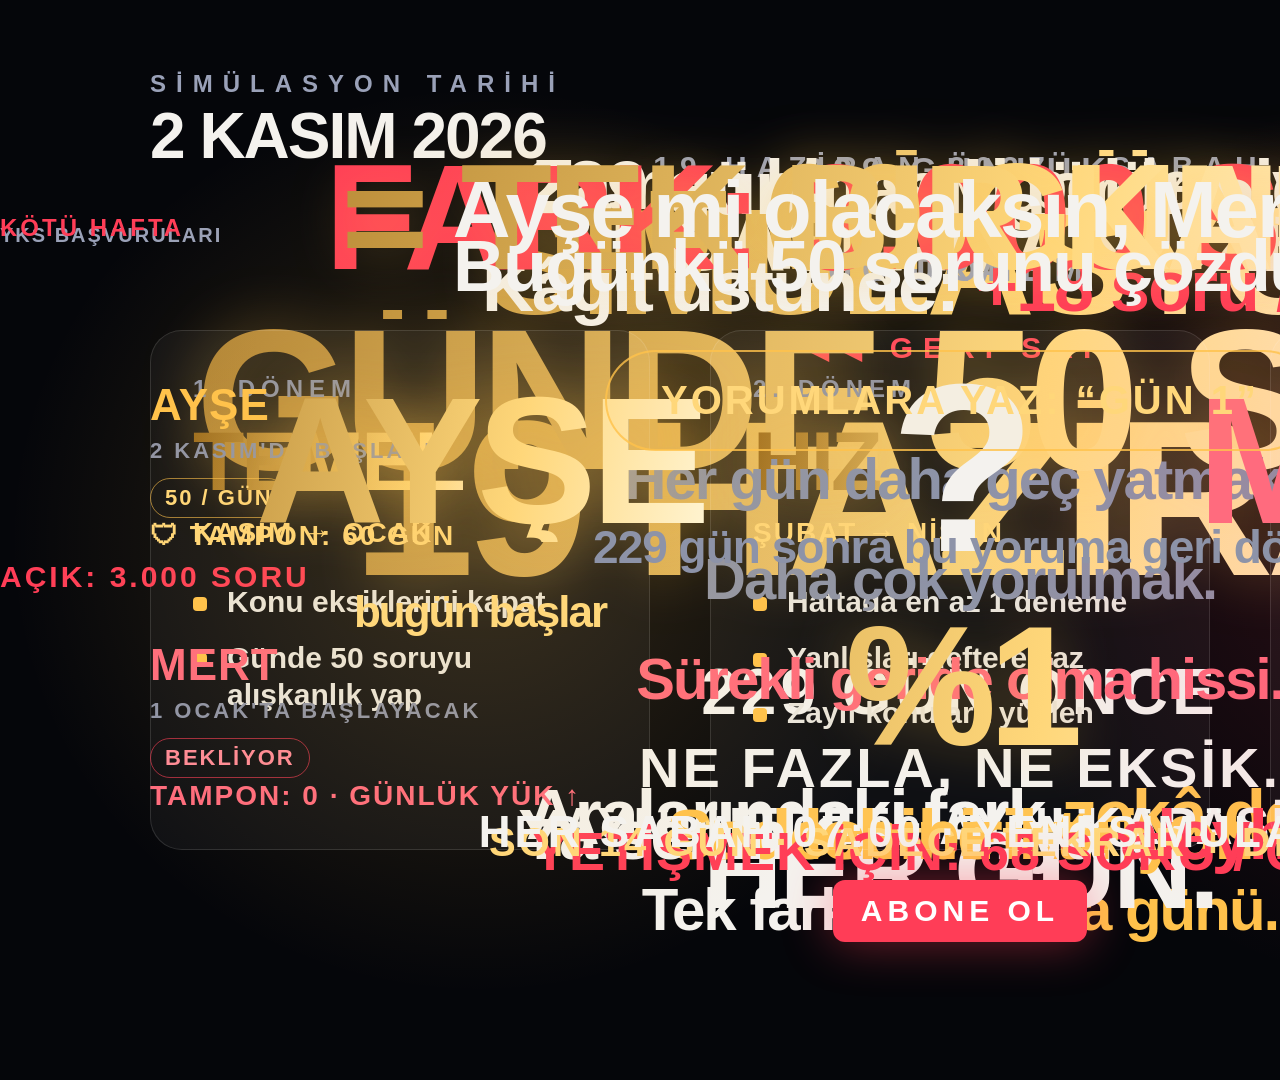
<file: templates/long_yks229/index.html>
<!doctype html><html><head><meta charset="utf-8">
<link rel="stylesheet" href="../../engine/base.css">
<style>
html,body{width:1920px;height:1080px}
#cam,#screen{width:1920px;height:1080px}
.abs{width:1920px}
.lane-name{position:absolute;left:150px;font-weight:800;font-size:44px;letter-spacing:1px}
.lane-sub{position:absolute;left:150px;font-weight:600;font-size:22px;letter-spacing:3px;color:#8d93a8}
.cnt{position:absolute;right:150px;width:360px;text-align:right;font-weight:900;font-size:92px;letter-spacing:-3px;line-height:1}
.rate{position:absolute;left:150px;font-weight:700;font-size:22px;letter-spacing:2px;padding:6px 14px;border-radius:30px;border:1.5px solid}
#subs{position:absolute;left:260px;width:1400px;top:968px;text-align:center;font-weight:600;font-size:38px;line-height:1.25;color:#f4f2ee;
  text-shadow:0 2px 18px rgba(0,0,0,.9),0 0 4px rgba(0,0,0,.9)}
#subs b{color:#ffd77a;font-weight:800}
.card{position:absolute;top:330px;width:500px;height:520px;border-radius:32px;padding:44px 42px;background:rgba(255,255,255,.045);border:1.5px solid rgba(255,255,255,.12)}
.card .no{font-weight:700;font-size:24px;letter-spacing:6px;color:#8d93a8}
.card .ttl{margin-top:16px;font-weight:900;font-size:84px;letter-spacing:-3px;line-height:1}
.card .when{margin-top:14px;font-weight:700;font-size:28px;letter-spacing:2px;color:#ffd77a}
.card ul{margin-top:34px;list-style:none;display:flex;flex-direction:column;gap:18px}
.card li{font-weight:600;font-size:30px;line-height:1.25;color:#e9e6df;padding-left:34px;position:relative}
.card li:before{content:"";position:absolute;left:0;top:14px;width:14px;height:14px;border-radius:4px;background:#ffc24b}
.half{position:absolute;top:0;width:960px;height:1080px}
.pill2{display:inline-block;font-weight:800;font-size:40px;letter-spacing:3px;padding:26px 54px;border-radius:90px;border:2.5px solid rgba(255,194,75,.8);color:#ffd77a;background:rgba(255,194,75,.08)}
</style></head><body>
<div id="cam">
  <!-- P0 soğuk açılış -->
  <div class="abs kick" id="o0" style="top:150px;font-size:30px">19 HAZİRAN 2027 · SABAH</div>
  <div class="abs h2" id="o1" style="top:200px;font-size:84px">TYT BAŞLAMAK ÜZERE</div>
  <div class="abs mask h2" id="o2" style="top:780px;font-size:70px"><span>Aralarındaki fark <span class="goldc">zekâ değil.</span></span></div>
  <div class="abs kick" id="o3" style="top:330px;font-size:30px;color:#ff3d57">◀◀ GERİ SAR</div>
  <div class="abs h1 gold" id="o4" style="top:400px;font-size:220px;letter-spacing:-8px">19 HAZİRAN</div>
  <div class="abs h2" id="o5" style="top:660px;font-size:64px;letter-spacing:4px">229 GÜN ÖNCE</div>
  <!-- P1 giriş -->
  <div class="abs kick" id="i0" style="top:150px">229 GÜNLÜK</div>
  <div class="abs h1 gold" id="i1" style="top:195px;font-size:150px;letter-spacing:-5px">SİMÜLASYON</div>
  <div class="abs h2" id="i4" style="top:800px;font-size:52px;letter-spacing:2px">AYNI HEDEF · AYNI KAPASİTE</div>
  <div class="abs h2" id="i5" style="top:880px;font-size:60px">Tek fark: <span class="goldc">başlama günü.</span></div>
  <!-- P2 kural -->
  <div class="abs kick" id="r0" style="top:250px">KURAL</div>
  <div class="abs h1 gold" id="r1" style="top:310px;font-size:200px;letter-spacing:-8px">GÜNDE 50 SORU</div>
  <div class="abs h2" id="r2" style="top:740px;font-size:56px;letter-spacing:3px">NE FAZLA, NE EKSİK.</div>
  <div class="abs h1" id="r3" style="top:820px;font-size:110px;letter-spacing:-3px">HER GÜN.</div>
  <!-- P11 -->
  <div class="abs mask h2" id="z1" style="top:150px;font-size:70px"><span>Zaman kimseyi beklemiyor.</span></div>
  <div class="abs mask h2" id="z2" style="top:800px;font-size:70px"><span class="goldc">Sadece biriktiriyor.</span></div>
  <div class="abs mask h2" id="z3" style="top:800px;font-size:70px"><span>Ya senin <span class="goldc">lehine</span>, ya <span class="red">aleyhine.</span></span></div>
  <!-- P12-15 -->
  <div class="abs mask h2" id="d1" style="top:150px;font-size:76px"><span>229 gün nasıl görünmeli?</span></div>
  <div class="abs kick" id="d2" style="top:250px">ÜÇ DÖNEM</div>
  <div class="card" id="k1" style="left:150px"><div class="no">1. DÖNEM</div><div class="ttl gold">TEMEL</div><div class="when">KASIM → OCAK</div>
    <ul><li>Konu eksiklerini kapat</li><li>Günde 50 soruyu alışkanlık yap</li></ul></div>
  <div class="card" id="k2" style="left:710px"><div class="no">2. DÖNEM</div><div class="ttl gold">HIZ</div><div class="when">ŞUBAT → NİSAN</div>
    <ul><li>Haftada en az 1 deneme</li><li>Yanlışları deftere yaz</li><li>Zayıf konulara yüklen</li></ul></div>
  <div class="card" id="k3" style="left:1270px"><div class="no">3. DÖNEM</div><div class="ttl gold">PROVA</div><div class="when">MAYIS → HAZİRAN</div>
    <ul><li>Deneme sayısını artır</li><li>Sınav saatine göre uyu, uyan</li><li>Yeni konu açma</li></ul></div>
</div>
<div id="screen">
  <!-- simülasyon katmanı -->
  <div class="abs kick" id="sDate0" style="top:70px;left:150px;width:800px;text-align:left;font-size:24px">SİMÜLASYON TARİHİ</div>
  <div class="abs h2" id="sDate" style="top:104px;left:150px;width:900px;text-align:left;font-size:64px">2 KASIM 2026</div>
  <div class="abs h2" id="sDay" style="top:104px;left:970px;width:800px;text-align:right;font-size:64px;color:#8d93a8">GÜN 1 / 229</div>
  <div class="abs kick" id="sDay0" style="top:70px;left:970px;width:800px;text-align:right;font-size:24px">SINAVA KALAN</div>
  <div class="lane-name goldc" id="nA" style="top:380px">AYŞE</div>
  <div class="lane-sub" id="sA" style="top:438px">2 KASIM'DA BAŞLADI</div>
  <div class="cnt gold" id="cA" style="top:400px">0</div>
  <div class="lane-name" id="nM" style="top:640px;color:#ff6b7e">MERT</div>
  <div class="lane-sub" id="sM" style="top:698px">1 OCAK'TA BAŞLAYACAK</div>
  <div class="cnt" id="cM" style="top:660px;color:#ff8a98">0</div>
  <div class="rate" id="rA" style="top:478px;color:#ffd77a;border-color:rgba(255,194,75,.6)">50 / GÜN</div>
  <div class="rate" id="rM" style="top:738px;color:#ff8a98;border-color:rgba(255,61,87,.6)">BEKLİYOR</div>
  <div class="abs h1 gold" id="mBig" style="top:330px;font-size:300px;letter-spacing:-10px;opacity:0">KASIM</div>
  <!-- olay etiketleri -->
  <div class="abs" id="gap" style="top:560px;left:0;width:auto;font-weight:800;font-size:30px;letter-spacing:3px;color:#ff3d57">AÇIK: 3.000 SORU</div>
  <div class="abs" id="need" style="top:820px;font-weight:900;font-size:54px;letter-spacing:1px;color:#ff3d57">YETİŞMEK İÇİN: 68 SORU / GÜN</div>
  <div class="abs" id="pinF" style="top:224px;left:0;width:auto;font-weight:700;font-size:20px;letter-spacing:2px;color:#9aa1b8">YKS BAŞVURULARI</div>
  <div class="abs" id="bad" style="top:214px;left:0;width:auto;font-weight:800;font-size:24px;letter-spacing:3px;color:#ff3d57">KÖTÜ HAFTA</div>
  <div class="abs" id="shA" style="top:520px;left:150px;width:auto;font-weight:800;font-size:28px;letter-spacing:2px;color:#ffd77a">🛡 TAMPON: 60 GÜN</div>
  <div class="abs" id="shM" style="top:780px;left:150px;width:auto;font-weight:800;font-size:28px;letter-spacing:2px;color:#ff6b7e">TAMPON: 0 · GÜNLÜK YÜK ↑</div>
  <div class="abs" id="last" style="top:820px;font-weight:800;font-size:40px;letter-spacing:3px;color:#ffd77a">SON 14 GÜN · SADECE TEKRAR + DENEME</div>
  <!-- P6 paneli -->
  <div class="abs h2" id="w0" style="top:250px;font-size:72px">Kâğıt üstünde: <span class="red">+18 soru / gün</span></div>
  <div class="abs h2 dim" id="w1" style="top:450px;font-size:58px">Her gün daha geç yatmak.</div>
  <div class="abs h2 dim" id="w2" style="top:550px;font-size:58px">Daha çok yorulmak.</div>
  <div class="abs h2" id="w3" style="top:650px;font-size:58px;color:#ff6b7e">Sürekli geride olma hissi.</div>
  <!-- P10 final -->
  <div class="abs h1 red" id="f1" style="top:150px;font-size:150px;letter-spacing:-5px">FARK: 3.000 SORU</div>
  <div class="abs h1 gold" id="f2" style="top:150px;font-size:150px;letter-spacing:-5px">= 60 GÜN</div>
  <div class="abs h1 gold" id="f3" style="top:150px;font-size:150px;letter-spacing:-5px">= TEK BİR KARAR</div>
  <!-- P16 -->
  <div class="half" id="hA" style="left:0;background:radial-gradient(70% 60% at 50% 50%,rgba(255,194,75,.18),transparent 70%)"></div>
  <div class="half" id="hM" style="left:960px;background:radial-gradient(70% 60% at 50% 50%,rgba(255,61,87,.16),transparent 70%)"></div>
  <div class="abs h1 gold" id="aa" style="top:380px;left:0;width:960px;font-size:180px">AYŞE</div>
  <div class="abs h2" id="aa2" style="top:590px;left:0;width:960px;font-size:44px;color:#ffd77a">bugün başlar</div>
  <div class="abs h1" id="mm" style="top:380px;left:960px;width:960px;font-size:180px;color:#ff6b7e">MERT</div>
  <div class="abs h2" id="mm2" style="top:590px;left:960px;width:960px;font-size:44px;color:#ff8a98">yılbaşını bekler</div>
  <div class="abs h1" id="qq" style="top:360px;font-size:240px">?</div>
  <div class="abs mask h2" id="qm" style="top:170px;font-size:80px"><span>Ayşe mi olacaksın, Mert mi?</span></div>
  <!-- P17 -->
  <div class="abs mask h2" id="c1" style="top:230px;font-size:72px"><span>Bugünkü 50 sorunu çözdüysen</span></div>
  <div class="abs" id="c2" style="top:350px"><span class="pill2">YORUMLARA YAZ: “GÜN 1”</span></div>
  <div class="abs mask body dim" id="c3" style="top:520px;font-size:46px"><span>229 gün sonra bu yoruma geri dön.</span></div>
  <div class="abs h1 gold" id="c4" style="top:610px;font-size:170px;letter-spacing:-8px">%1</div>
  <div class="abs h2" id="c5" style="top:810px;font-size:44px;letter-spacing:4px">HER SABAH 07:00 · YENİ SİMÜLASYON</div>
  <div class="abs" id="c6" style="top:880px"><span class="tag" style="font-size:30px">ABONE OL</span></div>
  <div id="subs"></div>
</div>
<script>window.EW=1920;window.EH=1080;</script>
<script src="../../engine/engine.js"></script>
<script>
const SUBS=__SUBS__;
const MON=['KASIM','ARALIK','OCAK','ŞUBAT','MART','NİSAN','MAYIS','HAZİRAN'];
// gün indeksi -> tarih (0 = 2 Kasım 2026)
const MD=[[2026,10,30],[2026,11,31],[2027,0,31],[2027,1,28],[2027,2,31],[2027,3,30],[2027,4,31],[2027,5,30]];
const TRM=['OCAK','ŞUBAT','MART','NİSAN','MAYIS','HAZİRAN','TEMMUZ','AĞUSTOS','EYLÜL','EKİM','KASIM','ARALIK'];
function dateOf(d){const dt=new Date(Date.UTC(2026,10,2+Math.floor(d)));return `${dt.getUTCDate()} ${TRM[dt.getUTCMonth()]} ${dt.getUTCFullYear()}`}
// simülasyonda tamamlanan gün sayısı D(t)
const DK=[[44.18,0],[55.0,29],[58.9,29],[66.0,60],[108.07,60],[113.0,94],[118.45,94],[140.0,150],[145.98,150],[150.5,215],[157.75,215],[160.2,229]];
function D(t){if(t<=DK[0][0])return 0;for(let i=1;i<DK.length;i++){if(t<=DK[i][0]){const[a,da]=DK[i-1],[b,db]=DK[i];return L(da,db,E.ioQ((t-a)/(b-a)))}}return 229}
const TL={x:150,w:1620,y:280};const dx=d=>TL.x+TL.w*d/229;
const BAR={x:420,w:1000,h:56,yA:388,yM:648};const qx=q=>BAR.x+BAR.w*q/11450;
let O4,I1,R1,F1,F2,F3,C4,AA,MM,MB;
boot({dur:245.7,
  init(){O4=split('o4');I1=split('i1');R1=split('r1');C4=split('c4');AA=split('aa');MB=split('mBig')},
  bokeh:t=>t<20?'200,190,230':(t>157&&t<174)||t>227?'255,190,110':'255,190,110',
  leakAmt:t=>t<15?.5:1,
  shakes:[[15.38,22],[44.18,10],[72.24,14],[87.33,12],[160.2,30],[167.07,20],[230.69,16]],
  flashes:[[15.38,.35],[44.18,.25,8],[160.2,.6,5],[167.07,.25]],
  sparks:[[160.2,960,520,1,'gold'],[39.26,960,420,.5,'gold'],[239.97,960,700,.6,'gold']],
  cam(t){let s=1+.015*Math.sin(t*.4);return{s}},
  scene(t){
    const g=ENG.mid;g.clearRect(0,0,1920,1080);const fx=ENG.fx;
    // ---------- P0 ----------
    fadeBlock('o0',t,.2,12.6,{dy:-20});charsIn(split.o1||(split.o1=split('o1')),t,.6,{st:.02,dur:.5,dy:50,out:12.4});
    if(t<16){const a=k(t,6.2,7.0)*(1-k(t,15.2,15.8,E.iC));
      [[700,'#ffc24b','AYŞE',0],[1220,'#ff3d57','MERT',1]].forEach(([x,c,n,j])=>{
        const calm=j===0, y=560, br=calm?1+.04*Math.sin(t*1.6):1+.03*Math.sin(t*9)+.05*pulse(t,11.03,3);
        const jx=calm?0:Math.sin(t*37)*3*k(t,11,11.4), hl=calm?k(t,9.81,10.3):k(t,11.03,11.5);
        g.save();g.globalAlpha=a;g.translate(x+jx,y);g.scale(br,br);
        g.shadowColor=c;g.shadowBlur=30+40*hl;g.strokeStyle=c;g.lineWidth=6;g.beginPath();g.arc(0,0,120,0,7);g.stroke();
        g.shadowBlur=0;g.fillStyle=c+'22';g.fill();
        g.fillStyle='#f4f2ee';g.font='800 44px "Inter Display"';g.textAlign='center';g.fillText(n,0,16);
        g.font='700 26px "Inter Display"';g.fillStyle=c;g.globalAlpha=a*hl;g.fillText(calm?'SAKİN':'PANİKTE',0,200);
        if(!calm){// nabız çizgisi
          g.globalAlpha=a*hl*.8;g.strokeStyle=c;g.lineWidth=3;g.beginPath();for(let i=0;i<=60;i++){const u=i/60,xx=-150+300*u;const ph=(u*3+t*2.2)%1;const yy=ph>.45&&ph<.55?-60*Math.sin((ph-.45)*31.4):0;i?g.lineTo(xx,250+yy):g.moveTo(xx,250+yy)}g.stroke()}
        g.restore()});}
    maskLine('o2',t,13.0,15.1,{outDur:.3});
    fadeBlock('o3',t,15.4,19.9,{dy:-10});$('o3').style.opacity*=(.55+.45*Math.sin(t*12));
    const rw=k(t,15.6,18.2,E.ioC);
    if(t>15.3&&t<20.5){const dd=Math.round(L(229,0,rw));const txt=rw<1?dateOf(dd).split(' ').slice(0,2).join(' '):'2 KASIM';
      if(O4.map(c=>c.textContent).join('')!==txt){$('o4').textContent='';O4.length=0;[...txt].forEach(ch=>{const s=document.createElement('span');s.className='ch gold';s.textContent=ch===' '?NB:ch;$('o4').appendChild(s);O4.push(s)});O4.W=0}
      sweep(O4,L(100,0,P(t,15.5,19.8)))}
    set('o4',{o:k(t,15.4,15.7)*(1-k(t,19.7,20.3,E.iC)),s:1+.06*Math.sin(rw*40)*(rw>0&&rw<1?1:0),b:(rw>0&&rw<1?3:0)+k(t,19.7,20.3,E.iC)*20});
    $('o5').textContent=rw<1?`${Math.round(L(0,229,rw))} GÜN ÖNCE`:'229 GÜN ÖNCE';
    fadeBlock('o5',t,15.6,19.9,{dy:20});
    // ---------- P1 ----------
    fadeBlock('i0',t,20.7,36.6,{dy:-20});charsIn(I1,t,20.8,{st:.04,dur:.6,dy:80,out:36.6});sweep(I1,L(100,0,P(t,21,36)));
    if(t>24.8&&t<37.2){const out=1-k(t,36.4,37.0,E.iC);
      [[150+0,25.4,'#ffc24b','AYŞE','BUGÜN BAŞLIYOR','2 KASIM'],[1010,27.2,'#ff6b7e','MERT','"YILBAŞINDAN SONRA"','1 OCAK']].forEach(([x,t0,c,n,s1,s2])=>{
        const p=k(t,t0,t0+.6,E.oB);if(p<=0)return;g.save();g.globalAlpha=C(p)*out;g.translate(x+380,560);g.scale(L(.9,1,C(p)),L(.9,1,C(p)));g.translate(-380,-150);
        rr(g,0,0,760,300,36);g.fillStyle='rgba(255,255,255,.045)';g.fill();g.lineWidth=2;g.strokeStyle=c+'88';g.stroke();
        g.fillStyle=c;g.font='900 96px "Inter Display"';g.textAlign='left';g.fillText(n,56,128);
        g.fillStyle='#f4f2ee';g.font='700 40px "Inter Display"';g.fillText(s1,56,200);
        g.fillStyle='#8d93a8';g.font='600 26px "Inter Display"';g.fillText('BAŞLANGIÇ: '+s2,56,250);g.restore()})}
    fadeBlock('i4',t,31.0,36.6,{dy:20});fadeBlock('i5',t,34.4,36.6,{dy:20});
    // ---------- P2 ----------
    fadeBlock('r0',t,37.1,43.6,{dy:-20});slam(R1,t,39.2,{st:.03,dur:.45,s0:1.8,out:43.7});sweep(R1,L(100,0,k(t,39.4,43.4,E.ioC)));
    if(t>39&&t<44){const a=1-k(t,43.5,43.95,E.iC);for(let i=0;i<50;i++){const p=k(t,39.5+i*.02,39.8+i*.02,E.oB);if(p<=0)continue;
      const x=960-24*24.5+(i%25)*49+24.5,y=600+Math.floor(i/25)*52;g.save();g.globalAlpha=C(p)*a;g.fillStyle='#ffc24b';g.shadowColor='rgba(255,194,75,.8)';g.shadowBlur=14;
      rr(g,x-17*p,y-17*p,34*p,34*p,8);g.fill();g.restore()}}
    fadeBlock('r2',t,40.85,43.6,{dy:20});slam([$('r3')],t,42.8,{dur:.35,s0:1.6,out:43.7,outDur:.3});
    // ---------- SİMÜLASYON (P3-P10) ----------
    const simA=k(t,43.9,44.6)*(1-k(t,173.8,174.6,E.iC));
    const panel6=k(t,96.9,97.5)*(1-k(t,107.3,107.9,E.iC));      // P6 karartma
    const fin=k(t,166.9,167.4);                                    // P10 son yazı
    const simO=simA*(1-.82*panel6);
    ['sDate0','sDate','sDay','sDay0','nA','sA','cA','nM','sM','cM','rA','rM'].forEach(id=>{$(id).style.opacity=simO});
    if(simA>0){
      const d=D(t), dd=Math.min(228,Math.floor(d)), qa=50*d, qm=50*Math.max(0,d-60), mOn=d>=60||t>=72.24;
      $('sDate').textContent=d>=229?'19 HAZİRAN 2027 · SINAV':dateOf(dd);
      $('sDay').textContent=d>=229?'SINAV GÜNÜ':`${229-Math.floor(d)} GÜN`;
      $('cA').textContent=fmt(qa);$('cM').textContent=fmt(qm);
      $('sM').textContent=mOn?'1 OCAK\'TA BAŞLADI':'1 OCAK\'TA BAŞLAYACAK';
      $('rM').textContent=t>=87.33?'68 / GÜN':mOn?'50 / GÜN':'BEKLİYOR';
      $('cA').style.transform=`scale(${1+.08*(pulse(t,55,5)+pulse(t,66,5)+pulse(t,113,5)+pulse(t,150.5,5)+pulse(t,160.2,4))})`;
      $('cM').style.transform=`scale(${1+.08*(pulse(t,113,5)+pulse(t,160.2,4))})`;
      g.save();g.globalAlpha=simO*(1-.92*fin);
      // zaman çizelgesi
      g.fillStyle='rgba(255,255,255,.08)';rr(g,TL.x,TL.y-5,TL.w,10,5);g.fill();
      const gr=g.createLinearGradient(TL.x,0,dx(d),0);gr.addColorStop(0,'#9a6a1c');gr.addColorStop(1,'#ffd77a');g.fillStyle=gr;rr(g,TL.x,TL.y-5,Math.max(10,dx(d)-TL.x),10,5);g.fill();
      let acc=0;g.font='700 20px "Inter Display"';g.textAlign='center';
      MD.forEach(([y,m,n],i)=>{const n2=i===0?29:i===7?18:n;const x0=dx(acc),x1=dx(acc+n2);acc+=n2;
        g.fillStyle=d>=acc-n2/2?'#ffd77a':'rgba(255,255,255,.35)';g.fillText(MON[i],(x0+x1)/2,TL.y+42);
        if(i<7){g.fillStyle='rgba(255,255,255,.25)';g.fillRect(x1-1,TL.y-14,2,28)}});
      g.shadowColor='#ffd77a';g.shadowBlur=24;g.fillStyle='#fff3cf';g.beginPath();g.arc(dx(d),TL.y,11,0,7);g.fill();g.shadowBlur=0;
      // Mert başlangıç pini
      g.fillStyle='#ff6b7e';g.beginPath();g.moveTo(dx(60),TL.y-16);g.lineTo(dx(60)-9,TL.y-30);g.lineTo(dx(60)+9,TL.y-30);g.fill();
      g.globalAlpha=simO;
      // şeritler
      [[BAR.yA,qa,'#ffc24b','#9a6a1c'],[BAR.yM,qm,'#ff3d57','#8a1f2e']].forEach(([y,q,c1,c0],j)=>{
        g.fillStyle='rgba(255,255,255,.06)';rr(g,BAR.x,y,BAR.w,BAR.h,16);g.fill();g.lineWidth=1.5;g.strokeStyle='rgba(255,255,255,.12)';g.stroke();
        if(j===1&&!mOn){g.setLineDash([10,10]);g.strokeStyle='rgba(255,107,126,.5)';rr(g,BAR.x,y,BAR.w,BAR.h,16);g.stroke();g.setLineDash([])}
        if(q>0){const w=Math.max(BAR.h*.6,qx(q)-BAR.x);const lg=g.createLinearGradient(BAR.x,0,BAR.x+w,0);lg.addColorStop(0,c0);lg.addColorStop(1,c1);
          g.save();g.shadowColor=c1;g.shadowBlur=26;g.fillStyle=lg;rr(g,BAR.x,y,w,BAR.h,16);g.fill();g.restore()}
        // ay işaretleri (soru ölçeği: 1.000'lik)
        g.fillStyle='rgba(255,255,255,.18)';for(let m=1000;m<11450;m+=1000){g.fillRect(qx(m)-1,y+BAR.h+6,2,10)}});
      // Mert projeksiyonu (hayalet bar)
      const gh=k(t,81.05,82.2)*(1-k(t,107.5,108.0));
      if(gh>0){const w=(qx(8450)-BAR.x)*E.oC(gh);g.save();g.setLineDash([12,10]);g.lineWidth=3;g.strokeStyle=`rgba(255,107,126,${.8*gh})`;rr(g,BAR.x,BAR.yM,w,BAR.h,16);g.stroke();g.setLineDash([]);
        g.fillStyle=`rgba(255,138,152,${gh})`;g.font='800 26px "Inter Display"';g.textAlign='left';g.fillText('50/GÜN DEVAM → 8.450',BAR.x+w+18,BAR.yM+38);g.restore()}
      // açık parantezi
      const ga=k(t,75.3,76.0)*(1-k(t,107.5,108.0))+(t>160.5?k(t,163.7,164.4)*(1-k(t,173.8,174.4)):0);
      if(ga>0){const xa=qx(qa),xm=qx(Math.max(qm,0));const x0=Math.max(BAR.x,xm),x1=xa;g.save();g.globalAlpha=ga;g.strokeStyle='#ff3d57';g.lineWidth=3;
        g.beginPath();g.moveTo(x0,BAR.yA+BAR.h+18);g.lineTo(x0,BAR.yM-14);g.moveTo(x1,BAR.yA+BAR.h+18);g.lineTo(x1,BAR.yM-14);g.stroke();
        g.setLineDash([8,8]);g.beginPath();g.moveTo(x0,(BAR.yA+BAR.yM+BAR.h)/2);g.lineTo(x1,(BAR.yA+BAR.yM+BAR.h)/2);g.stroke();g.restore();
        set('gap',{o:ga,x:(x0+x1)/2-$('gap').offsetWidth/2,y:0})}else $('gap').style.opacity=0;
      // kötü hafta (Mart)
      const bw=k(t,119.7,120.4)*(1-k(t,144.8,145.6));
      if(bw>0){g.save();g.globalAlpha=bw*.9;const x0=dx(130),x1=dx(137);g.fillStyle='rgba(255,61,87,.25)';g.fillRect(x0,TL.y-26,x1-x0,52);g.strokeStyle='#ff3d57';g.lineWidth=2;g.strokeRect(x0,TL.y-26,x1-x0,52);g.restore();
        set('bad',{o:bw,x:(dx(130)+dx(137))/2-$('bad').offsetWidth/2})}else $('bad').style.opacity=0;
      // 4 Şubat pini
      const pf=k(t,109.2,109.8)*(1-k(t,118,118.5));if(pf>0){g.save();g.globalAlpha=pf;g.fillStyle='#9aa1b8';g.fillRect(dx(94)-1,TL.y-30,2,24);g.restore();set('pinF',{o:pf,x:dx(94)-$('pinF').offsetWidth/2})}else $('pinF').style.opacity=0;
      g.restore();
    } else ['gap','bad','pinF'].forEach(id=>$(id).style.opacity=0);
    // büyük ay yazıları
    const MT=[[44.18,'KASIM'],[58.9,'ARALIK'],[72.24,'1 OCAK'],[108.07,'ŞUBAT'],[118.45,'MART'],[145.98,'HAZİRAN'],[157.75,'19 HAZİRAN']];
    let mt=null;MT.forEach(([t0,n])=>{if(t>=t0-.1&&t<t0+1.9)mt=[t0,n]});
    if(mt){if($('mBig').dataset.n!==mt[1]){$('mBig').dataset.n=mt[1];$('mBig').textContent='';MB.length=0;[...mt[1]].forEach(ch=>{const s=document.createElement('span');s.className='ch gold';s.textContent=ch===' '?NB:ch;$('mBig').appendChild(s);MB.push(s)});MB.W=0;MB.g='gold'}
      const p=k(t,mt[0],mt[0]+.45),po=k(t,mt[0]+1.3,mt[0]+1.85,E.iC);$('mBig').style.opacity=1;
      MB.forEach((c,i)=>set(c,{o:C(p*2)*(1-po),s:L(1.6,1,p)*(1+po*.2),b:(1-p)*24+po*24}));sweep(MB,L(100,0,P(t,mt[0],mt[0]+1.8)));
      ['sDate','cA','cM'].forEach(id=>$(id).style.opacity=simO*.25)}else $('mBig').style.opacity=0;
    // olay etiketleri
    const nd=k(t,87.4,88.0)*(1-k(t,96.5,97.0,E.iC));set('need',{o:nd,s:1+.04*Math.sin(t*6)*nd,y:(1-nd)*20});
    set('shA',{o:k(t,135.1,135.7)*(1-k(t,145.4,145.9,E.iC)),x:BAR.x-270+0,y:0});$('shA').style.left='1050px';$('shA').style.top='460px';
    set('shM',{o:k(t,139.4,140.0)*(1-k(t,145.4,145.9,E.iC))});$('shM').style.left='1050px';$('shM').style.top='720px';
    fadeBlock('last',t,147.2,157.2,{dy:20});
    // P6 paneli
    fadeBlock('w0',t,97.0,107.3,{dy:30});fadeBlock('w1',t,100.6,107.3,{dy:20,x0:-60});fadeBlock('w2',t,102.6,107.3,{dy:20,x0:-60});fadeBlock('w3',t,104.4,107.3,{dy:20,x0:-60});
    // P10 final yazıları
    [['f1',167.07,169.15],['f2',169.24,170.95],['f3',171.01,173.8]].forEach(([id,a,b])=>{const p=k(t,a,a+.4),po=k(t,b,b+.3,E.iC);set(id,{o:C(p*2)*(1-po),s:L(1.5,1,p),b:(1-p)*20+po*16})});
    ['sDate0','sDate','sDay','sDay0'].forEach(id=>{$(id).style.opacity=parseFloat($(id).style.opacity)*(1-fin*(t<174?1:0))});
    // ---------- P11 ----------
    maskLine('z1',t,181.7,191.4);maskLine('z2',t,186.9,188.6,{outDur:.25});maskLine('z3',t,188.8,191.4);
    if(t>174.5&&t<191.9){const a=k(t,174.6,175.4)*(1-k(t,191.2,191.8,E.iC));const cols=23,cell=50,x0=960-cols*cell/2,y0=250;
      for(let i=0;i<229;i++){const c=i%cols,r=Math.floor(i/cols),x=x0+c*cell+cell/2,y=y0+r*cell+cell/2;
        const ap=k(t,174.7+(c+r)*.03,175.2+(c+r)*.03,E.oB);if(ap<=0)continue;
        const fillG=k(t,186.9+i*.006,187.3+i*.006), half=t>188.8&&i>=115?k(t,189.0+(i-115)*.008,189.3+(i-115)*.008):0;
        let col=`rgba(255,255,255,${.12})`;if(fillG>0)col=`rgba(255,194,75,${L(.12,.95,fillG)})`;if(half>0)col=`rgba(255,61,87,${L(.95,.85,half)})`;
        g.save();g.globalAlpha=a*C(ap);g.fillStyle=col;if(fillG>.5){g.shadowColor=half>.5?'rgba(255,61,87,.7)':'rgba(255,194,75,.7)';g.shadowBlur=10}
        rr(g,x-17*C(ap,0,1.2),y-17*C(ap,0,1.2),34*C(ap,0,1.2),34*C(ap,0,1.2),8);g.fill();g.restore()}
      // 177-181: konu eksikleri/deneme/uyku etiketleri
      ['KONU EKSİKLERİ','DENEME ANALİZİ','UYKU'].forEach((s,i)=>{const p=k(t,177.3+i*.9,177.8+i*.9)*(1-k(t,181.2,181.6,E.iC));if(p<=0)return;
        g.save();g.globalAlpha=p;g.font='800 40px "Inter Display"';g.textAlign='center';const w=g.measureText(s).width+60,x=[520,960,1330][i],y=840;
        rr(g,x-w/2,y-46,w,70,35);g.fillStyle='rgba(10,10,16,.85)';g.fill();g.strokeStyle='rgba(255,255,255,.3)';g.lineWidth=2;g.stroke();g.fillStyle='#f4f2ee';g.fillText(s,x,y+2);g.restore()});}
    // ---------- P12-15 ----------
    maskLine('d1',t,192.0,226.8);fadeBlock('d2',t,197.9,226.8,{dy:-10});
    [['k1',197.9,199.63,209.46],['k2',198.1,209.46,218.19],['k3',198.3,218.19,226.9]].forEach(([id,a,on,off])=>{
      const p=k(t,a,a+.6,E.oB),po=k(t,226.6,227.2,E.iC),act=k(t,on,on+.5)*(1-k(t,off,off+.5));
      set(id,{o:C(p)*(1-po)*(L(.45,1,act)),y:(1-C(p))*80-act*14,s:1+act*.03,b:po*14});
      $(id).style.borderColor=act>.5?'rgba(255,194,75,.7)':'rgba(255,255,255,.12)';
      $(id).style.background=act>.5?'rgba(255,194,75,.07)':'rgba(255,255,255,.045)';
      [...$(id).querySelectorAll('li')].forEach((li,j)=>{const lp=k(t,on+1.2+j*1.3,on+1.6+j*1.3);li.style.opacity=t<on?.5:L(.5,1,lp)})});
    // ---------- P16 ----------
    const sp=k(t,227.4,228.2,E.oC),spo=k(t,232.4,232.95,E.iC);
    set('hA',{o:sp*(1-spo),x:(1-sp)*-200});set('hM',{o:sp*(1-spo),x:(1-sp)*200});
    slam(AA,t,227.7,{st:.05,dur:.45,out:232.4});sweep(AA,L(100,0,P(t,228,232)));
    set('mm',{o:k(t,228.4,228.9)*(1-spo),s:L(1.5,1,k(t,228.4,228.9)),b:(1-k(t,228.4,228.9))*20+spo*16});
    fadeBlock('aa2',t,228.6,232.4,{dy:20});fadeBlock('mm2',t,229.0,232.4,{dy:20});
    set('qq',{o:k(t,230.7,231.1)*(1-spo)*.9,s:L(2,1,k(t,230.7,231.1))});maskLine('qm',t,230.7,232.4);
    if(t>227.4&&t<233){g.save();g.globalAlpha=sp*(1-spo);g.strokeStyle='rgba(255,255,255,.25)';g.lineWidth=2;g.beginPath();g.moveTo(960,120);g.lineTo(960,960);g.stroke();g.restore()}
    // ---------- P17 ----------
    maskLine('c1',t,233.0,245.1);fadeBlock('c2',t,233.6,245.1,{dy:30,s0:.9});$('c2').style.transform+=` scale(${1+.025*Math.sin(t*5)*(t>234.2?1:0)})`;
    maskLine('c3',t,237.0,245.1);slam(C4,t,239.97,{st:.06,dur:.5,out:245.1});sweep(C4,L(100,0,P(t,240,245)));
    fadeBlock('c5',t,240.5,245.1,{dy:20});fadeBlock('c6',t,243.7,245.2,{dy:20,s0:1.3});
    // ---------- altyazı ----------
    let cur=null;for(const s of SUBS){if(t>=s[0]-.08&&t<s[1]+.25){cur=s;break}}
    const sb=$('subs');
    if(cur){const html=cur[2].replace(/(\d[\d.:]*)/g,'<b>$1</b>');if(sb.dataset.k!==String(cur[0])){sb.dataset.k=cur[0];sb.innerHTML=html}
      const a=k(t,cur[0]-.08,cur[0]+.12)*(1-k(t,cur[1]+.05,cur[1]+.25));sb.style.opacity=a;sb.style.transform=`translateY(${(1-k(t,cur[0]-.08,cur[0]+.15))*10}px)`}
    else sb.style.opacity=0;
    sb.style.top=(t>197.5&&t<227)?'1000px':'968px';
  }});
</script></body></html>
</file>
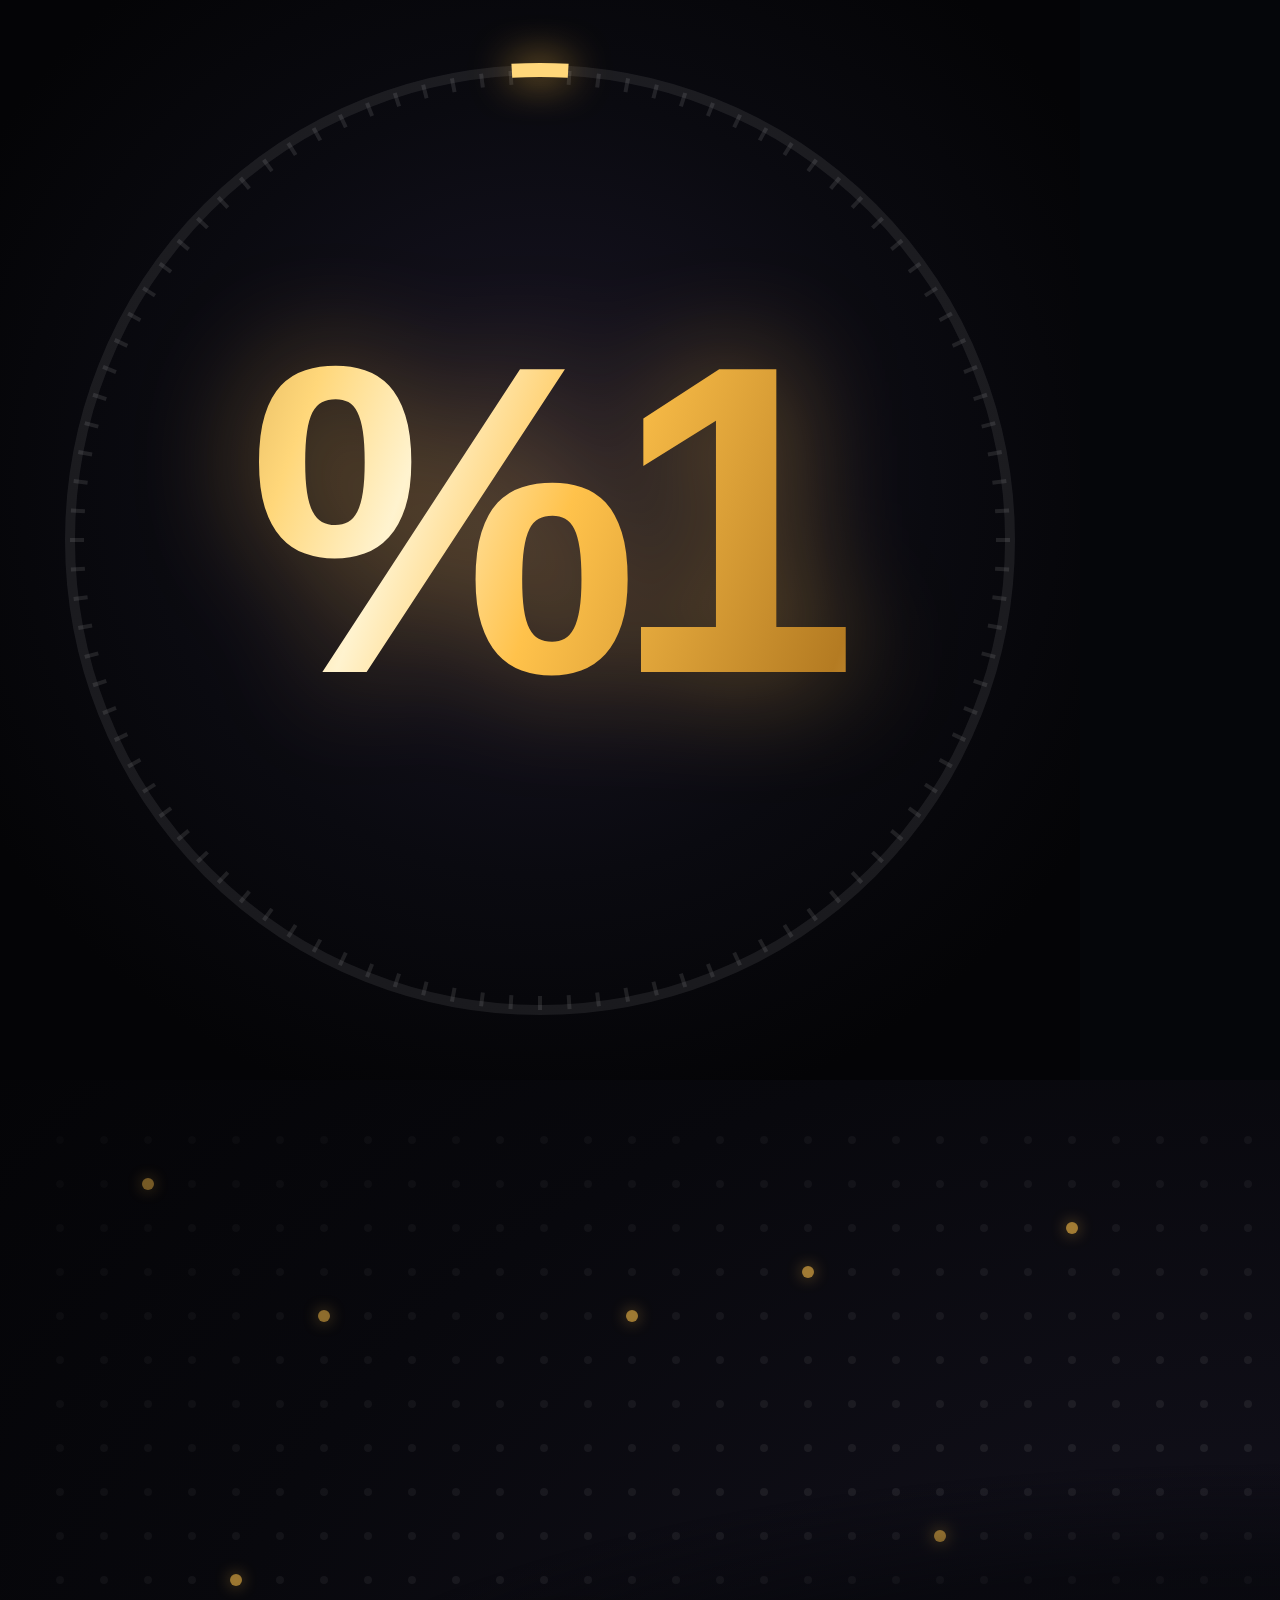
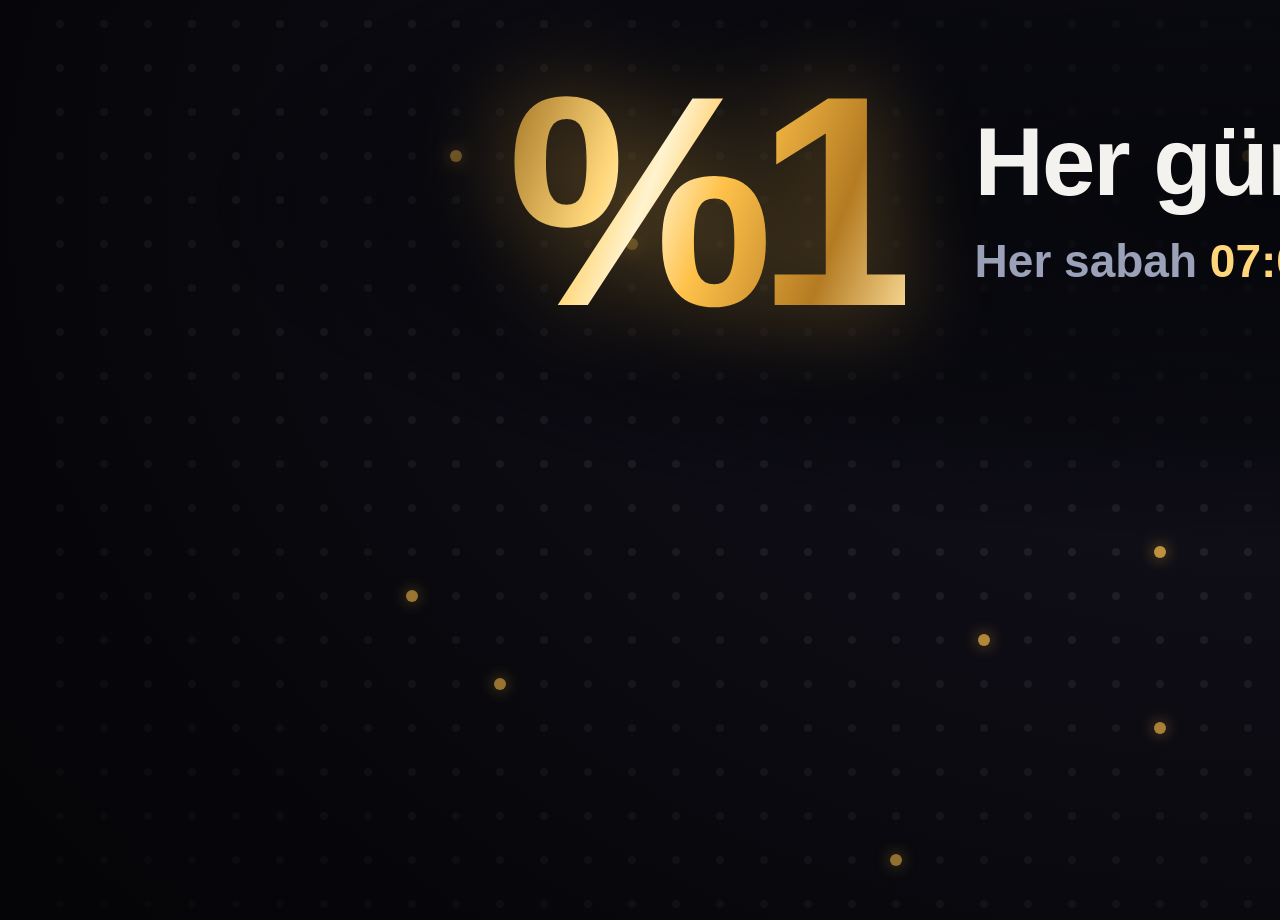
<file: brand/brand.html>
<!doctype html><html><head><meta charset="utf-8"><style>
*{margin:0;padding:0;box-sizing:border-box}
body{background:#05060a;font-family:'Inter Display','Inter',sans-serif;-webkit-font-smoothing:antialiased}
.gold{background:linear-gradient(110deg,#9a6a1c 0%,#ffd77a 28%,#fff3cf 38%,#ffc24b 52%,#b47b22 78%,#ffe3a0 100%);-webkit-background-clip:text;background-clip:text;color:transparent}
#logo{position:relative;width:1080px;height:1080px;overflow:hidden;background:radial-gradient(60% 60% at 50% 45%,#1a1626 0%,#0a0a10 60%,#040406 100%)}
#logo canvas{position:absolute;inset:0}
#logo .mark{position:absolute;left:0;right:0;top:300px;text-align:center;font-weight:900;font-size:440px;letter-spacing:-26px;line-height:1;filter:drop-shadow(0 0 60px rgba(255,194,75,.45))}
#banner{position:relative;width:2560px;height:1440px;overflow:hidden;background:radial-gradient(70% 90% at 50% 50%,#15131f 0%,#08080d 60%,#030305 100%)}
#banner canvas{position:absolute;inset:0}
#banner .row{position:absolute;left:507px;top:509px;width:1546px;height:423px;display:flex;align-items:center;gap:70px}
#banner .m{font-weight:900;font-size:300px;letter-spacing:-18px;line-height:1;filter:drop-shadow(0 0 50px rgba(255,194,75,.45))}
#banner .t1{font-weight:800;font-size:96px;letter-spacing:-2px;color:#f4f2ee;line-height:1}
#banner .t2{margin-top:24px;font-weight:600;font-size:46px;color:#9aa1b8}
#banner .t2 b{color:#ffd77a;font-weight:700}
</style></head><body>
<div id="logo"><canvas id="lc" width="1080" height="1080"></canvas><div class="mark gold">%1</div></div>
<div id="banner"><canvas id="bc" width="2560" height="1440"></canvas>
  <div class="row"><div class="m gold">%1</div><div><div class="t1">Her gün %1 daha iyi.</div><div class="t2">Her sabah <b>07:00</b>'de yeni bir simülasyon.</div></div></div></div>
<script>
// logo: ince halka + %1'lik altın yay + bokeh
(()=>{const g=document.getElementById('lc').getContext('2d');const cx=540,cy=540,R=470;
 g.lineWidth=10;g.strokeStyle='rgba(255,255,255,.08)';g.beginPath();g.arc(cx,cy,R,0,7);g.stroke();
 for(let i=0;i<100;i++){const a=-Math.PI/2+i*Math.PI*2/100;if(i===0)continue;g.strokeStyle='rgba(255,255,255,.10)';g.lineWidth=4;
   const r0=i===0?R-30:R-14,r1=R+(i===0?14:0);g.beginPath();g.moveTo(cx+Math.cos(a)*r0,cy+Math.sin(a)*r0);g.lineTo(cx+Math.cos(a)*r1,cy+Math.sin(a)*r1);g.stroke()}
 g.shadowColor='rgba(255,194,75,.9)';g.shadowBlur=40;g.strokeStyle='#ffd77a';g.lineWidth=14;g.beginPath();g.arc(cx,cy,R,-Math.PI/2-.06,-Math.PI/2+.06);g.stroke();
})();
// banner: nokta ızgarası (her nokta bir gün), %1'i altın
(()=>{const g=document.getElementById('bc').getContext('2d');let s=7;const R=()=>(s=(s*1664525+1013904223)>>>0)/4294967296;
 for(let y=60;y<1440;y+=44)for(let x=60;x<2560;x+=44){const d=Math.hypot((x-1280)/1280,(y-720)/720);const lit=R()<.012;
   g.fillStyle=lit?`rgba(255,194,75,${.9-d*.4})`:`rgba(255,255,255,${Math.max(0,.10-d*.06)})`;
   if(lit){g.shadowColor='rgba(255,194,75,.8)';g.shadowBlur=16}else g.shadowBlur=0;
   g.beginPath();g.arc(x,y,lit?6:4,0,7);g.fill()}
 const v=g.createRadialGradient(1280,720,300,1280,720,1400);v.addColorStop(0,'rgba(5,6,10,0)');v.addColorStop(.35,'rgba(5,6,10,.55)');v.addColorStop(1,'rgba(5,6,10,0)');
 g.shadowBlur=0;g.save();g.translate(1280,720);g.scale(1.9,.6);const sh=g.createRadialGradient(0,0,0,0,0,560);sh.addColorStop(0,'rgba(5,6,10,.92)');sh.addColorStop(.7,'rgba(5,6,10,.6)');sh.addColorStop(1,'rgba(5,6,10,0)');g.fillStyle=sh;g.beginPath();g.arc(0,0,560,0,7);g.fill();g.restore();
})();
</script></body></html>
</file>
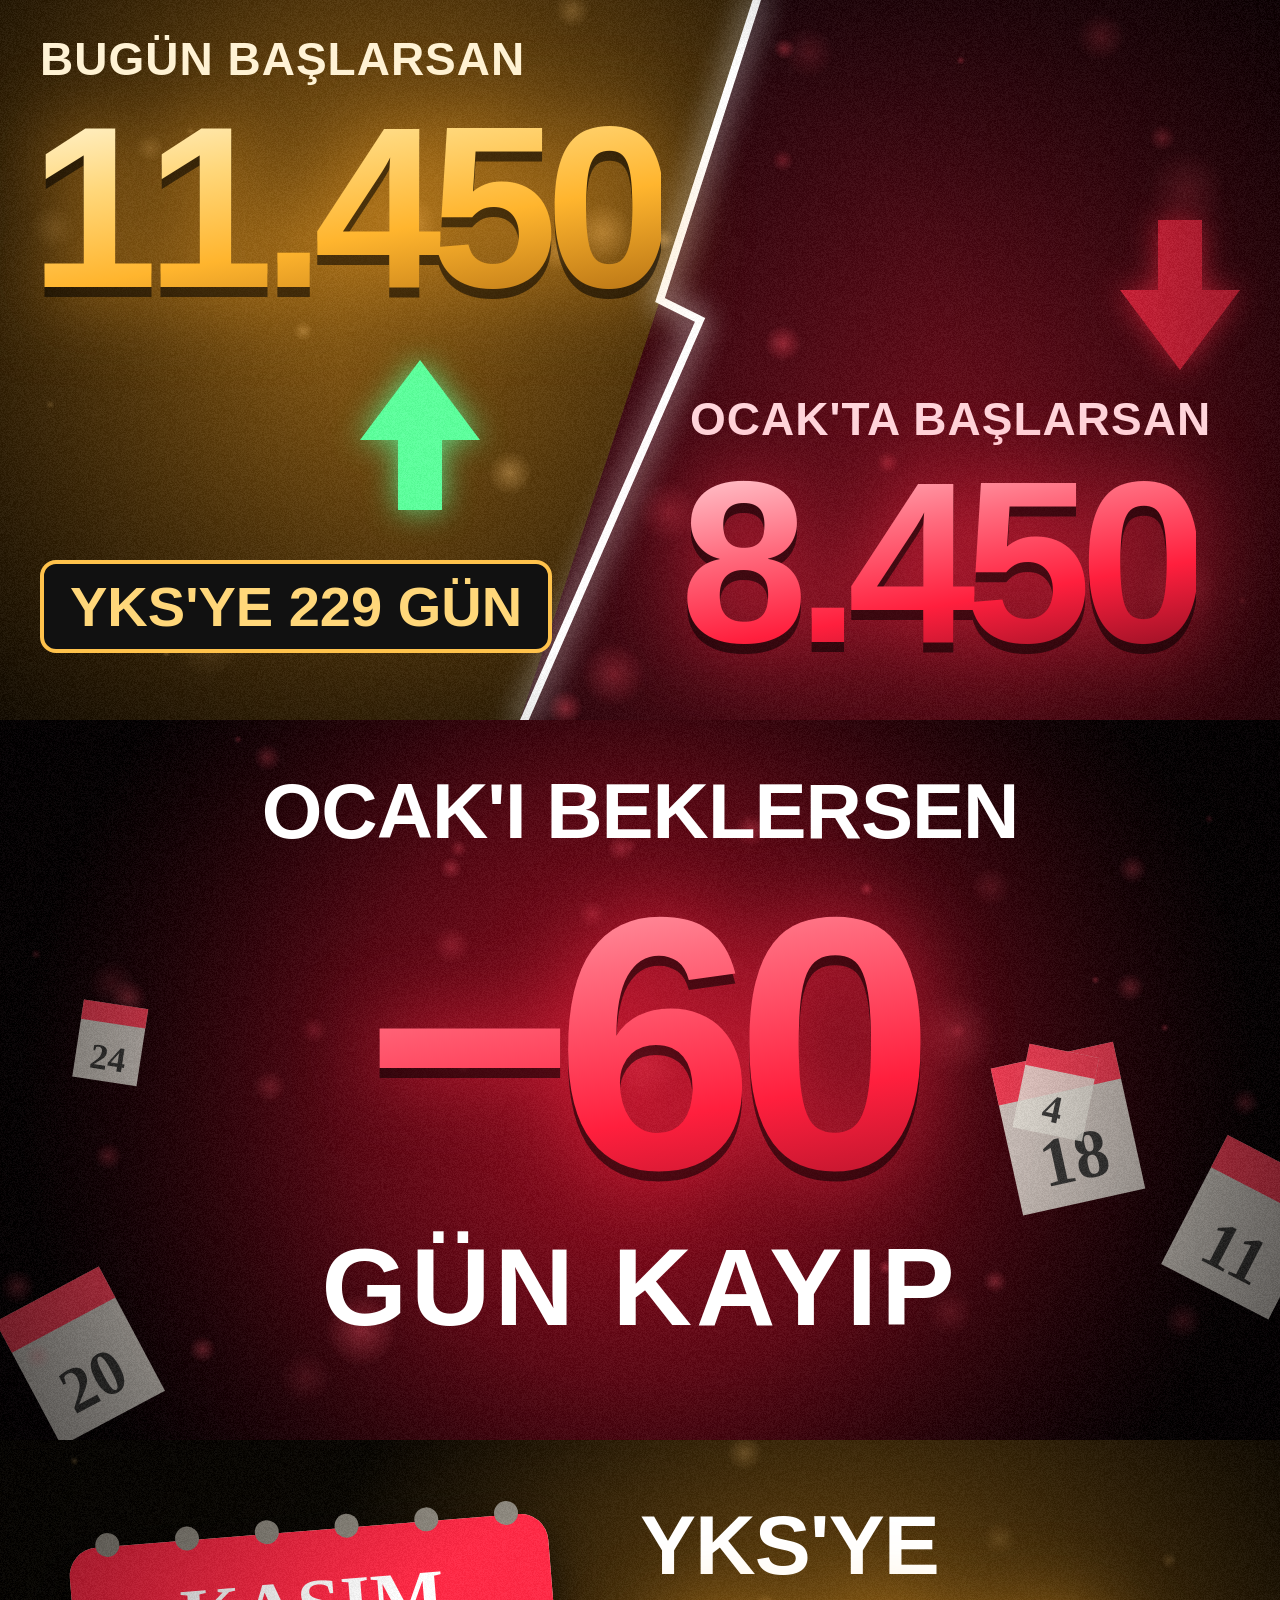
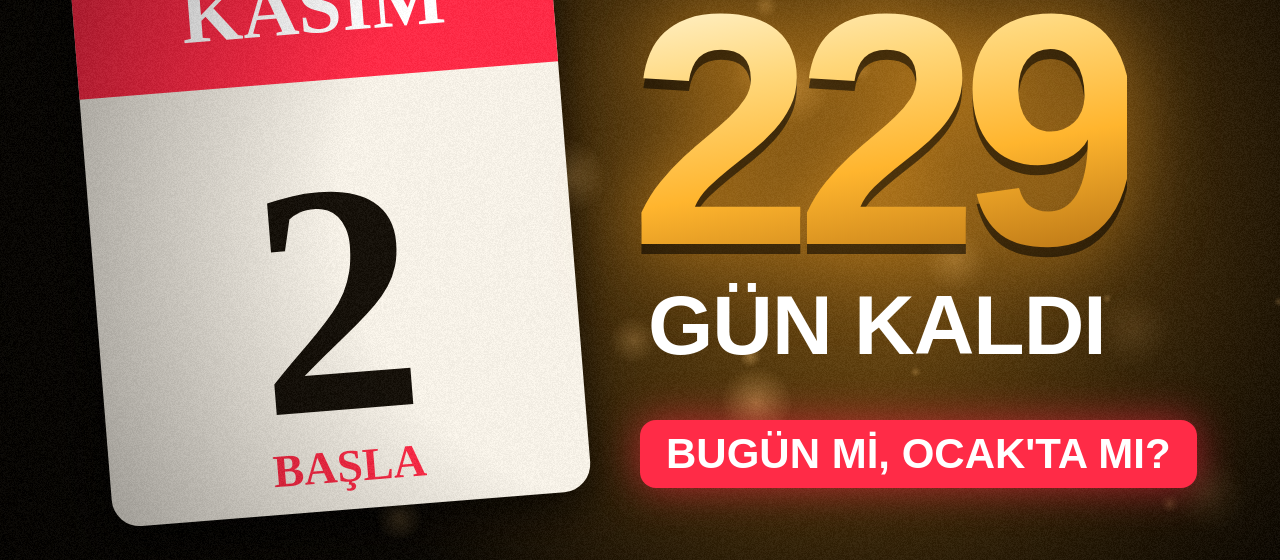
<file: templates/long_yks229/thumbs.html>
<!doctype html><html><head><meta charset="utf-8"><style>
*{margin:0;padding:0;box-sizing:border-box}
body{background:#000;font-family:'Inter Display',sans-serif;-webkit-font-smoothing:antialiased}
.th{position:relative;width:1280px;height:720px;overflow:hidden}
canvas{position:absolute;inset:0}
.a{position:absolute;white-space:nowrap;line-height:.85}
.gold{background:linear-gradient(170deg,#fff6d8 0%,#ffd77a 30%,#ffb52e 60%,#b06d12 100%);-webkit-background-clip:text;background-clip:text;color:transparent}
.redg{background:linear-gradient(170deg,#ffd0d6 0%,#ff6b7e 35%,#ff1f3d 65%,#8a0f22 100%);-webkit-background-clip:text;background-clip:text;color:transparent}
.stroke{-webkit-text-stroke:3px rgba(0,0,0,.35)}
.sh{filter:drop-shadow(0 10px 0 rgba(0,0,0,.55)) drop-shadow(0 0 40px rgba(255,170,40,.55))}
.shr{filter:drop-shadow(0 10px 0 rgba(0,0,0,.55)) drop-shadow(0 0 40px rgba(255,40,70,.6))}
.badge{position:absolute;font-weight:900;color:#fff;border-radius:16px;padding:10px 26px;white-space:nowrap}
</style></head><body>

<!-- A: ikiye bölünmüş -->
<div class="th" id="A"><canvas id="cA" width="1280" height="720"></canvas>
  <div class="a" style="left:40px;top:40px;font-weight:800;font-size:46px;color:#fff3d6;letter-spacing:1px">BUGÜN BAŞLARSAN</div>
  <div class="a gold sh" style="left:30px;top:110px;font-weight:900;font-size:230px;letter-spacing:-12px">11.450</div>
  <div class="a" style="left:690px;top:400px;font-weight:800;font-size:46px;color:#ffd6dc;letter-spacing:1px">OCAK'TA BAŞLARSAN</div>
  <div class="a redg shr" style="left:680px;top:465px;font-weight:900;font-size:230px;letter-spacing:-12px">8.450</div>
  <div class="badge" style="left:40px;top:560px;font-size:56px;background:#111;border:4px solid #ffc24b;color:#ffd77a">YKS'YE 229 GÜN</div>
</div>

<!-- B: dev kayıp -->
<div class="th" id="B"><canvas id="cB" width="1280" height="720"></canvas>
  <div class="a" style="left:0;width:1280px;text-align:center;top:58px;font-weight:900;font-size:78px;color:#fff;letter-spacing:-1px">OCAK'I BEKLERSEN</div>
  <div class="a redg shr" style="left:0;width:1280px;text-align:center;top:170px;font-weight:900;font-size:360px;letter-spacing:-20px">−60</div>
  <div class="a" style="left:0;width:1280px;text-align:center;top:520px;font-weight:900;font-size:110px;color:#fff;letter-spacing:4px">GÜN KAYIP</div>
</div>

<!-- C: takvim -->
<div class="th" id="C"><canvas id="cC" width="1280" height="720"></canvas>
  <div class="a" style="left:640px;top:70px;font-weight:900;font-size:84px;color:#fff;letter-spacing:-1px">YKS'YE</div>
  <div class="a gold sh" style="left:630px;top:150px;font-weight:900;font-size:330px;letter-spacing:-18px">229</div>
  <div class="a" style="left:648px;top:450px;font-weight:900;font-size:84px;color:#fff;letter-spacing:-1px">GÜN KALDI</div>
  <div class="badge" style="left:640px;top:580px;font-size:42px;background:#ff2b47;box-shadow:0 0 40px rgba(255,43,71,.6)">BUGÜN Mİ, OCAK'TA MI?</div>
</div>

<script>
function rnd(s){return()=>(s=(s*1664525+1013904223)>>>0)/4294967296}
function glow(g,x,y,r,c,a){const gr=g.createRadialGradient(x,y,0,x,y,r);gr.addColorStop(0,`rgba(${c},${a})`);gr.addColorStop(1,`rgba(${c},0)`);g.fillStyle=gr;g.fillRect(0,0,1280,720)}
function grain(g,a){const d=g.getImageData(0,0,1280,720),R=rnd(5);for(let i=0;i<d.data.length;i+=4){const n=(R()-.5)*a;d.data[i]+=n;d.data[i+1]+=n;d.data[i+2]+=n}g.putImageData(d,0,0)}
function bokeh(g,c,n,seed){const R=rnd(seed);for(let i=0;i<n;i++){const x=R()*1280,y=R()*720,r=4+R()*R()*40;const gr=g.createRadialGradient(x,y,0,x,y,r);gr.addColorStop(0,`rgba(${c},${.15+.25*R()})`);gr.addColorStop(1,`rgba(${c},0)`);g.fillStyle=gr;g.beginPath();g.arc(x,y,r,0,7);g.fill()}}
// A
(()=>{const g=document.getElementById('cA').getContext('2d');
 g.fillStyle='#120c04';g.fillRect(0,0,1280,720);
 g.save();g.beginPath();g.moveTo(760,0);g.lineTo(1280,0);g.lineTo(1280,720);g.lineTo(520,720);g.closePath();g.clip();
 g.fillStyle='#14060a';g.fillRect(0,0,1280,720);glow(g,1020,560,700,'255,30,60',.45);bokeh(g,'255,80,100',30,4);g.restore();
 g.save();g.beginPath();g.moveTo(0,0);g.lineTo(760,0);g.lineTo(520,720);g.lineTo(0,720);g.closePath();g.clip();
 glow(g,300,240,720,'255,170,40',.55);bokeh(g,'255,200,120',30,2);g.restore();
 // ayırıcı şimşek çizgisi
 g.save();g.shadowColor='#fff';g.shadowBlur=30;g.strokeStyle='#fff';g.lineWidth=8;g.beginPath();g.moveTo(760,-10);g.lineTo(660,300);g.lineTo(700,320);g.lineTo(520,730);g.stroke();g.restore();
 // oklar
 g.save();g.fillStyle='#5dff9c';g.shadowColor='rgba(93,255,156,.8)';g.shadowBlur=30;g.translate(420,430);g.beginPath();g.moveTo(0,-70);g.lineTo(60,10);g.lineTo(22,10);g.lineTo(22,80);g.lineTo(-22,80);g.lineTo(-22,10);g.lineTo(-60,10);g.closePath();g.fill();g.restore();
 g.save();g.fillStyle='#ff2b47';g.shadowColor='rgba(255,43,71,.9)';g.shadowBlur=30;g.translate(1180,300);g.rotate(Math.PI);g.beginPath();g.moveTo(0,-70);g.lineTo(60,10);g.lineTo(22,10);g.lineTo(22,80);g.lineTo(-22,80);g.lineTo(-22,10);g.lineTo(-60,10);g.closePath();g.fill();g.restore();
 const v=g.createRadialGradient(640,360,300,640,360,800);v.addColorStop(0,'rgba(0,0,0,0)');v.addColorStop(1,'rgba(0,0,0,.6)');g.fillStyle=v;g.fillRect(0,0,1280,720);grain(g,16)})();
// B
(()=>{const g=document.getElementById('cB').getContext('2d');g.fillStyle='#0b0306';g.fillRect(0,0,1280,720);
 glow(g,640,380,620,'255,25,55',.6);
 // takvim sayfaları uçuşuyor
 const R=rnd(9);for(let i=0;i<14;i++){const x=R()*1280,y=R()*720,s=60+R()*70,r=(R()-.5)*1.2;const edge=(Math.abs(x-640)>400&&y>160)||y>640;if(!edge)continue;
   g.save();g.translate(x,y);g.rotate(r);g.globalAlpha=.85;g.fillStyle='#f4efe6';g.fillRect(-s/2,-s*.6,s,s*1.2);g.fillStyle='#ff2b47';g.fillRect(-s/2,-s*.6,s,s*.3);
   g.fillStyle='#222';g.font=`900 ${s*.55}px "Inter Display"`;g.textAlign='center';g.fillText(String(1+Math.floor(R()*31)),0,s*.42);g.restore()}
 bokeh(g,'255,90,110',40,7);
 const v=g.createRadialGradient(640,360,300,640,360,800);v.addColorStop(0,'rgba(0,0,0,0)');v.addColorStop(1,'rgba(0,0,0,.7)');g.fillStyle=v;g.fillRect(0,0,1280,720);grain(g,16)})();
// C
(()=>{const g=document.getElementById('cC').getContext('2d');g.fillStyle='#0c0904';g.fillRect(0,0,1280,720);
 glow(g,900,330,620,'255,170,40',.5);bokeh(g,'255,200,120',40,3);
 // büyük takvim sayfası
 g.save();g.translate(330,380);g.rotate(-.08);g.shadowColor='rgba(0,0,0,.7)';g.shadowBlur=50;g.shadowOffsetY=20;
 g.fillStyle='#f6f1e7';g.beginPath();g.roundRect(-240,-290,480,580,28);g.fill();g.shadowColor='transparent';
 g.fillStyle='#ff2b47';g.beginPath();g.roundRect(-240,-290,480,150,[28,28,0,0]);g.fill();
 g.fillStyle='#fff';g.font='900 78px "Inter Display"';g.textAlign='center';g.fillText('KASIM',0,-188);
 g.fillStyle='#16110a';g.font='900 330px "Inter Display"';g.fillText('2',0,190);
 for(let i=-200;i<=200;i+=80){g.fillStyle='#8f8a80';g.beginPath();g.arc(i,-292,12,0,7);g.fill()}
 g.fillStyle='#ff2b47';g.font='900 46px "Inter Display"';g.fillText('BAŞLA',0,262);g.restore();
 const v=g.createRadialGradient(640,360,300,640,360,800);v.addColorStop(0,'rgba(0,0,0,0)');v.addColorStop(1,'rgba(0,0,0,.55)');g.fillStyle=v;g.fillRect(0,0,1280,720);grain(g,14)})();
</script></body></html>
</file>
<file: engine/base.css>
*{margin:0;padding:0;box-sizing:border-box}
html,body{width:1080px;height:1920px;overflow:hidden;background:#05060a}
body{font-family:'Inter Display','Inter',sans-serif;color:#f4f2ee;-webkit-font-smoothing:antialiased}
#stage{position:absolute;inset:0;overflow:hidden;background:var(--bg,radial-gradient(120% 80% at 50% 40%,#10131f 0%,#07080d 55%,#030305 100%))}
#bokeh,#fx{position:absolute;inset:0}
#cam,#screen{position:absolute;left:0;top:0;width:1080px;height:1920px}
#cam{transform-origin:0 0}
.abs{position:absolute;left:0;width:1080px;text-align:center}
.mask{overflow:hidden;padding:0 0 .14em}
.mask>span{display:inline-block}
.ch{display:inline-block}
.h1,.h2{white-space:nowrap}
.h1{font-weight:900;letter-spacing:-6px;line-height:.9}
.h2{font-weight:800;letter-spacing:-2px;line-height:1}
.body{font-weight:600;letter-spacing:-1px}
.kick{font-weight:600;font-size:34px;letter-spacing:10px;color:#9aa1b8}
.dim{color:#8d93a8}
.red{color:#ff3d57}
.cyanc{color:#3be3ff}
.goldc{color:#ffc24b}
.tag{display:inline-block;font-weight:800;font-size:30px;letter-spacing:5px;padding:14px 28px;border-radius:12px;background:#ff3d57;color:#fff;box-shadow:0 0 50px rgba(255,61,87,.45)}
.pill{display:inline-block;font-weight:700;font-size:32px;letter-spacing:4px;padding:26px 46px;border-radius:80px;border:2px solid var(--pill,rgba(255,194,75,.7));color:var(--pillc,#ffd77a);background:rgba(255,255,255,.04)}
.gold,.cyan,.ember,.violet{-webkit-background-clip:text;background-clip:text;color:transparent;background-size:250% 100%}
.gold{background-image:linear-gradient(100deg,#9a6a1c 0%,#ffd77a 22%,#fff3cf 30%,#ffc24b 42%,#b47b22 62%,#ffe3a0 80%,#a06d1e 100%);filter:drop-shadow(0 0 30px rgba(255,194,75,.35))}
.cyan{background-image:linear-gradient(100deg,#1b6a9a 0%,#7ff0ff 22%,#e8fdff 30%,#3be3ff 42%,#1d79b0 62%,#9ff4ff 80%,#16608c 100%);filter:drop-shadow(0 0 30px rgba(59,227,255,.35))}
.ember{background-image:linear-gradient(100deg,#9a3a14 0%,#ffae6b 22%,#fff0dc 30%,#ff8a3d 42%,#a8441a 62%,#ffc394 80%,#8c3412 100%);filter:drop-shadow(0 0 30px rgba(255,138,61,.35))}
.violet{background-image:linear-gradient(100deg,#4a2a9a 0%,#b7a1ff 22%,#f1ecff 30%,#8f75ff 42%,#5236b0 62%,#c9b9ff 80%,#3d248c 100%);filter:drop-shadow(0 0 30px rgba(143,117,255,.4))}
.leak{position:absolute;width:1700px;height:1700px;border-radius:50%;mix-blend-mode:screen;pointer-events:none}
#vig{position:absolute;inset:0;background:radial-gradient(75% 60% at 50% 48%,transparent 45%,rgba(0,0,0,.78) 100%);pointer-events:none}
#grain{position:absolute;inset:-64px;opacity:.085;pointer-events:none}
#flash{position:absolute;inset:0;background:#fff;opacity:0;pointer-events:none}
#tint{position:absolute;inset:0;opacity:0;pointer-events:none}
</file>
